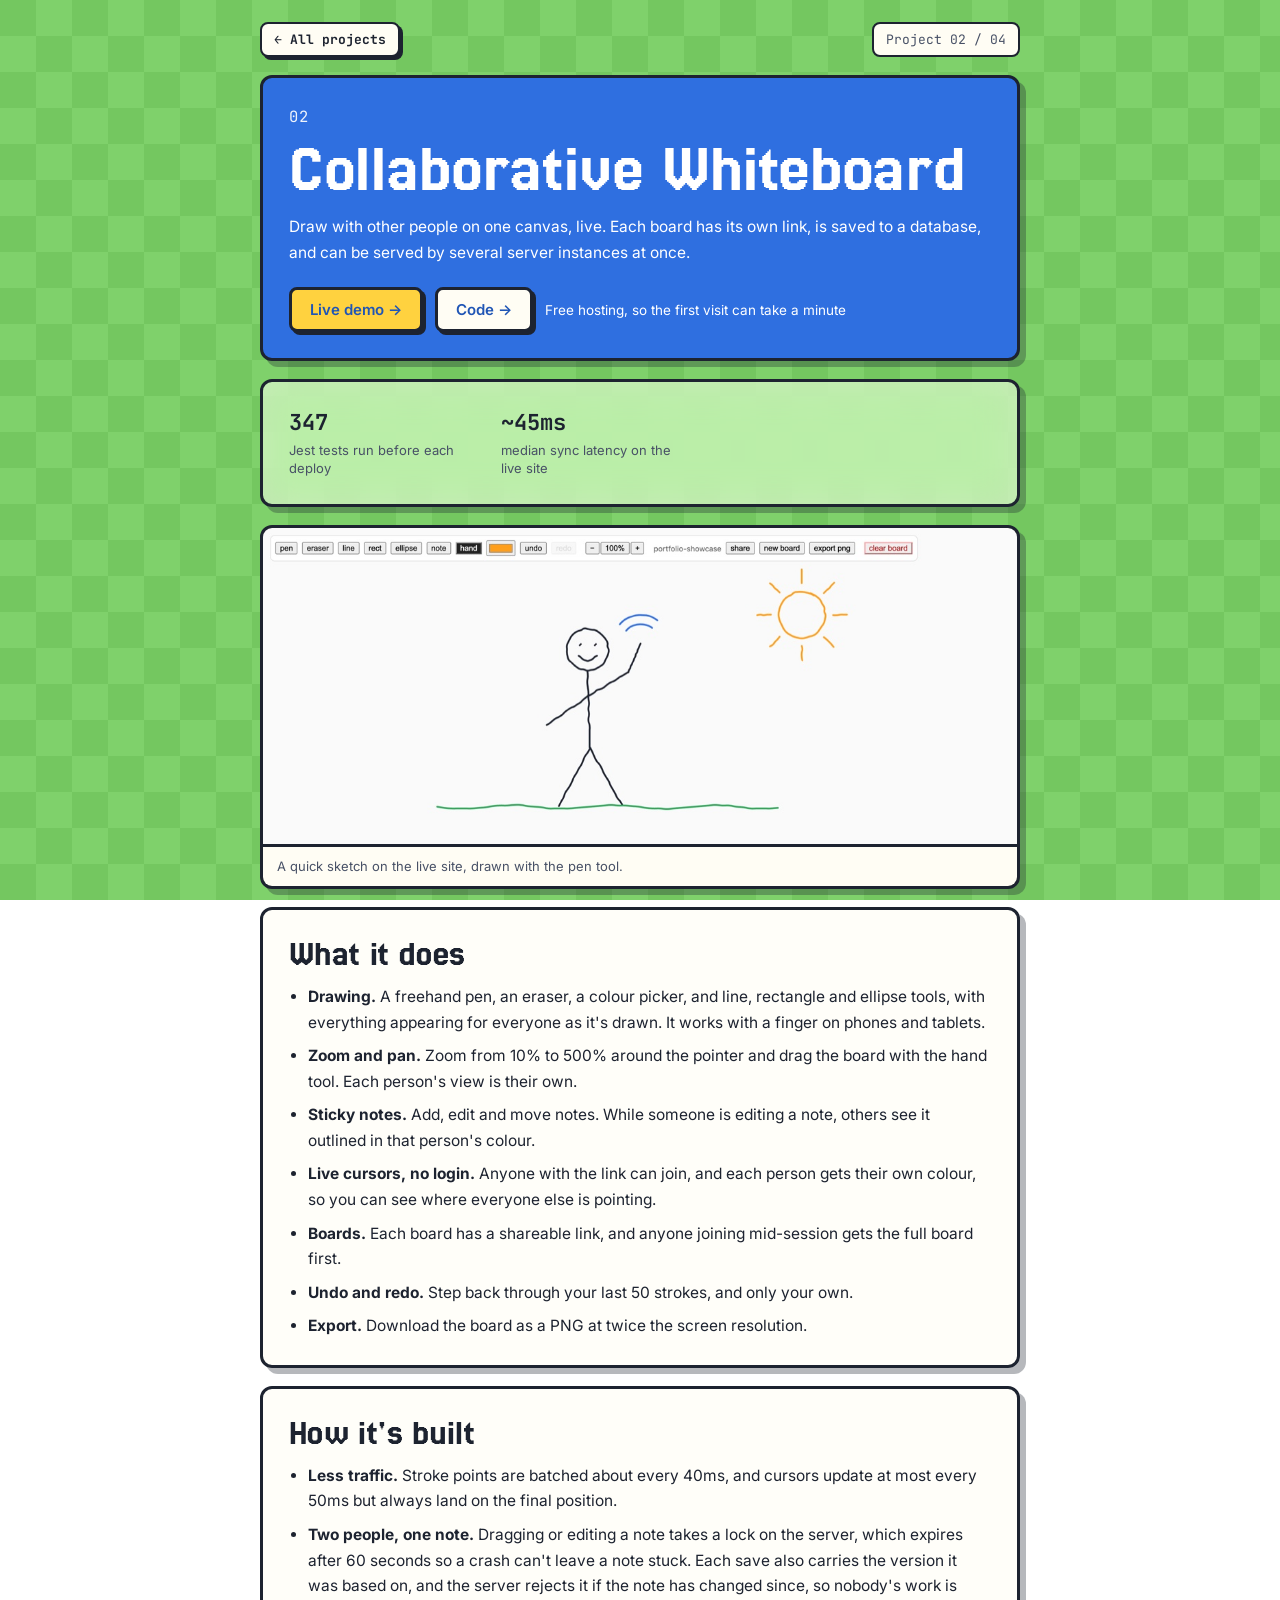
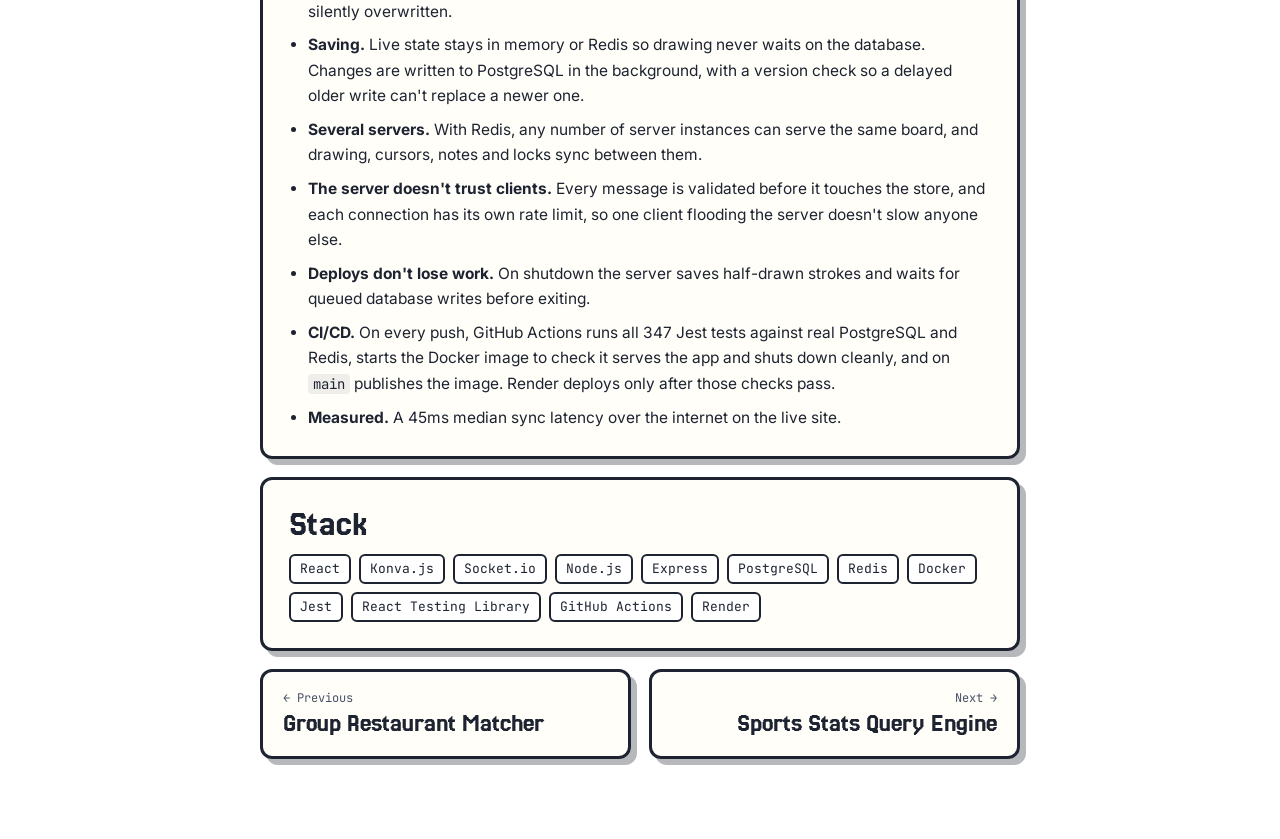
<file: projects/collaborative-whiteboard.html>
<!doctype html>
<html lang="en">
<head>
<meta charset="utf-8">
<meta name="viewport" content="width=device-width, initial-scale=1">
<title>Collaborative Whiteboard · Colby Okazaki</title>
<meta name="description" content="Draw with other people on one canvas, live. Each board has its own link, is saved to a database, and can be served by several server instances at once.">
<meta property="og:type" content="article">
<meta property="og:url" content="https://colby-okazaki.github.io/portfolio/projects/collaborative-whiteboard.html">
<meta property="og:title" content="Collaborative Whiteboard · Colby Okazaki">
<meta property="og:description" content="Draw with other people on one canvas, live. Each board has its own link, is saved to a database, and can be served by several server instances at once.">
<meta property="og:image" content="https://colby-okazaki.github.io/portfolio/images/whiteboard.jpg">
<meta name="twitter:card" content="summary_large_image">
<link rel="preconnect" href="https://fonts.googleapis.com">
<link href="https://fonts.googleapis.com/css2?family=Inter:wght@400;600;800&family=JetBrains+Mono:wght@400;700&family=Jersey+25&display=swap" rel="stylesheet">
<link rel="stylesheet" href="project.css?v=2">
<style>:root { --accent: #2f6fe0; }</style>
</head>
<body>
  <nav class="top">
    <a class="back" href="../#projects">← All projects</a>
    <span class="crumb">Project 02 / 04</span>
  </nav>

  <main class="page">
    <header class="card head">
      <p class="kicker">02</p>
      <h1>Collaborative Whiteboard</h1>
      <p class="sub">Draw with other people on one canvas, live. Each board has its own link, is saved to a database, and can be served by several server instances at once.</p>
      <div class="actions"><a class="btn" href="https://collab-whiteboard-vhsh.onrender.com" target="_blank" rel="noopener">Live demo →</a><a class="btn" href="https://github.com/colby-okazaki/collab-whiteboard" target="_blank" rel="noopener">Code →</a><span class="note">Free hosting, so the first visit can take a minute</span></div>
    </header>

    <dl class="card figures">
      <div><dt>347</dt><dd>Jest tests run before each deploy</dd></div>
      <div><dt>~45ms</dt><dd>median sync latency on the live site</dd></div>
    </dl>

    <figure class="shot">
      <img src="../images/whiteboard.jpg?v=2" width="1100" height="461" alt="A hand-drawn sketch on the live whiteboard: a smiling stick figure waving, standing on green grass under an orange sun">
      <figcaption>A quick sketch on the live site, drawn with the pen tool.</figcaption>
    </figure>

    <section class="card">
      <h2>What it does</h2>
      <ul>
        <li><strong>Drawing.</strong> A freehand pen, an eraser, a colour picker, and line, rectangle and ellipse tools, with everything appearing for everyone as it's drawn. It works with a finger on phones and tablets.</li>
        <li><strong>Zoom and pan.</strong> Zoom from 10% to 500% around the pointer and drag the board with the hand tool. Each person's view is their own.</li>
        <li><strong>Sticky notes.</strong> Add, edit and move notes. While someone is editing a note, others see it outlined in that person's colour.</li>
        <li><strong>Live cursors, no login.</strong> Anyone with the link can join, and each person gets their own colour, so you can see where everyone else is pointing.</li>
        <li><strong>Boards.</strong> Each board has a shareable link, and anyone joining mid-session gets the full board first.</li>
        <li><strong>Undo and redo.</strong> Step back through your last 50 strokes, and only your own.</li>
        <li><strong>Export.</strong> Download the board as a PNG at twice the screen resolution.</li>
      </ul>
    </section>

    <section class="card">
      <h2>How it's built</h2>
      <ul>
        <li><strong>Less traffic.</strong> Stroke points are batched about every 40ms, and cursors update at most every 50ms but always land on the final position.</li>
        <li><strong>Two people, one note.</strong> Dragging or editing a note takes a lock on the server, which expires after 60 seconds so a crash can't leave a note stuck. Each save also carries the version it was based on, and the server rejects it if the note has changed since, so nobody's work is silently overwritten.</li>
        <li><strong>Saving.</strong> Live state stays in memory or Redis so drawing never waits on the database. Changes are written to PostgreSQL in the background, with a version check so a delayed older write can't replace a newer one.</li>
        <li><strong>Several servers.</strong> With Redis, any number of server instances can serve the same board, and drawing, cursors, notes and locks sync between them.</li>
        <li><strong>The server doesn't trust clients.</strong> Every message is validated before it touches the store, and each connection has its own rate limit, so one client flooding the server doesn't slow anyone else.</li>
        <li><strong>Deploys don't lose work.</strong> On shutdown the server saves half-drawn strokes and waits for queued database writes before exiting.</li>
        <li><strong>CI/CD.</strong> On every push, GitHub Actions runs all 347 Jest tests against real PostgreSQL and Redis, starts the Docker image to check it serves the app and shuts down cleanly, and on <code>main</code> publishes the image. Render deploys only after those checks pass.</li>
        <li><strong>Measured.</strong> A 45ms median sync latency over the internet on the live site.</li>
      </ul>
    </section>

    <section class="card">
      <h2>Stack</h2>
      <ul class="tags"><li>React</li><li>Konva.js</li><li>Socket.io</li><li>Node.js</li><li>Express</li><li>PostgreSQL</li><li>Redis</li><li>Docker</li><li>Jest</li><li>React Testing Library</li><li>GitHub Actions</li><li>Render</li></ul>
    </section>

    <nav class="pager" aria-label="More projects">
      <a class="card" href="group-restaurant-matcher.html"><span class="dir">← Previous</span><span class="name">Group Restaurant Matcher</span></a>
      <a class="card next" href="sports-stats-query-engine.html"><span class="dir">Next →</span><span class="name">Sports Stats Query Engine</span></a>
    </nav>
  </main>
</body>
</html>
</file>
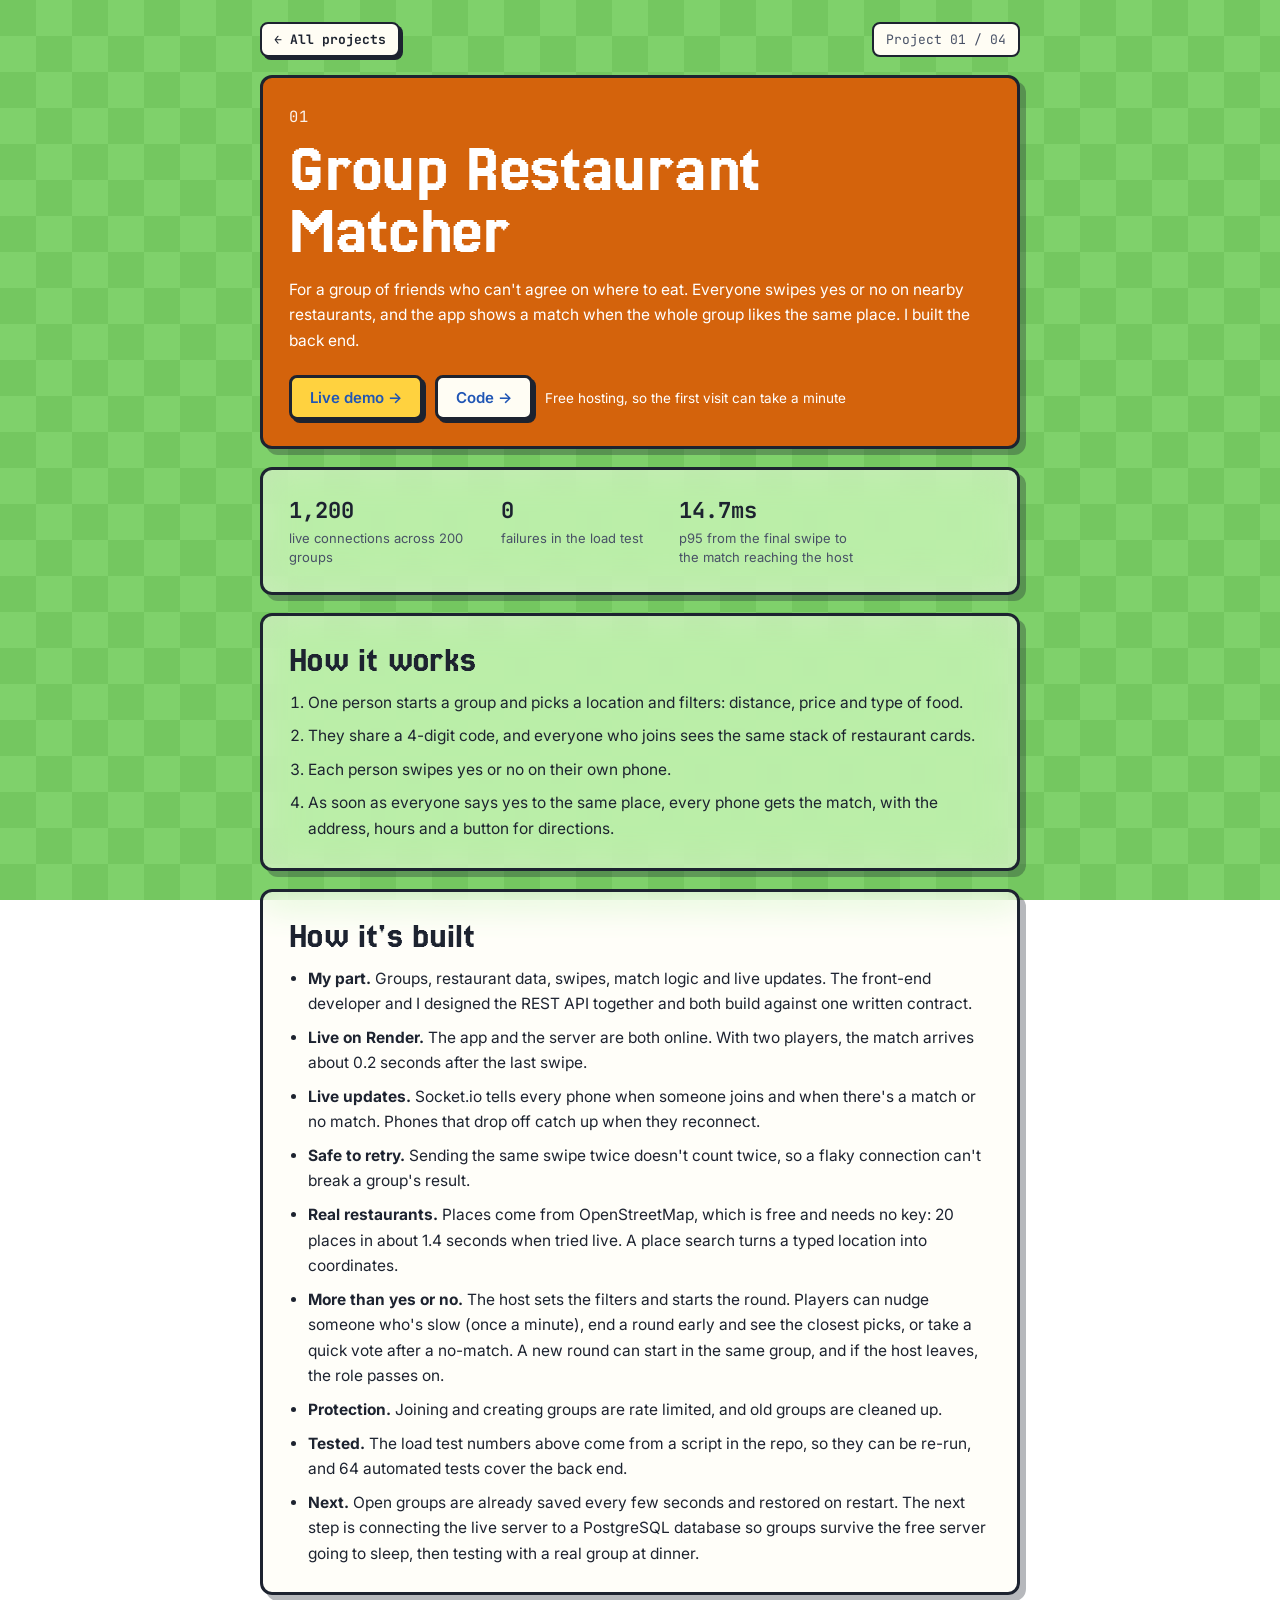
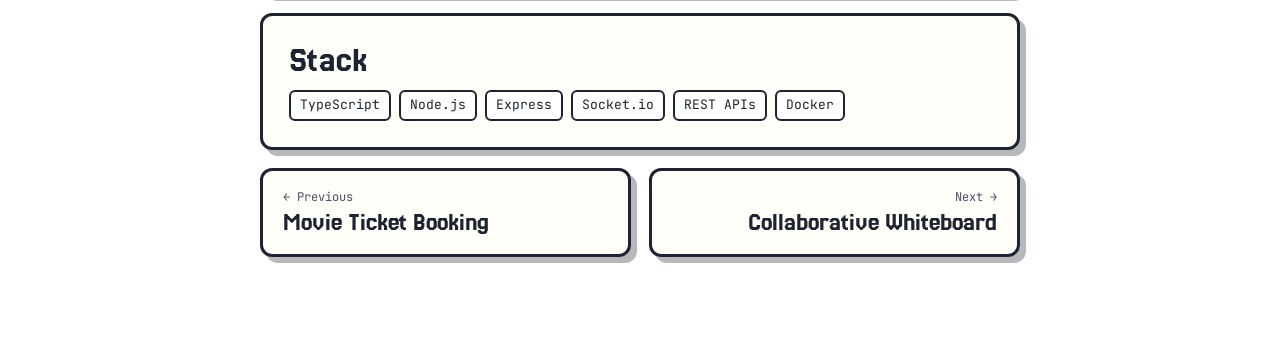
<file: projects/group-restaurant-matcher.html>
<!doctype html>
<html lang="en">
<head>
<meta charset="utf-8">
<meta name="viewport" content="width=device-width, initial-scale=1">
<title>Group Restaurant Matcher · Colby Okazaki</title>
<meta name="description" content="For a group of friends who can&#x27;t agree on where to eat. Everyone swipes yes or no on nearby restaurants, and the app shows a match when the whole group likes the same place. I built the back end.">
<meta property="og:type" content="article">
<meta property="og:url" content="https://colby-okazaki.github.io/portfolio/projects/group-restaurant-matcher.html">
<meta property="og:title" content="Group Restaurant Matcher · Colby Okazaki">
<meta property="og:description" content="For a group of friends who can&#x27;t agree on where to eat. Everyone swipes yes or no on nearby restaurants, and the app shows a match when the whole group likes the same place. I built the back end.">
<meta property="og:image" content="https://colby-okazaki.github.io/portfolio/images/preview.jpg">
<meta name="twitter:card" content="summary_large_image">
<link rel="preconnect" href="https://fonts.googleapis.com">
<link href="https://fonts.googleapis.com/css2?family=Inter:wght@400;600;800&family=JetBrains+Mono:wght@400;700&family=Jersey+25&display=swap" rel="stylesheet">
<link rel="stylesheet" href="project.css?v=2">
<style>:root { --accent: #d4630c; }</style>
</head>
<body>
  <nav class="top">
    <a class="back" href="../#projects">← All projects</a>
    <span class="crumb">Project 01 / 04</span>
  </nav>

  <main class="page">
    <header class="card head">
      <p class="kicker">01</p>
      <h1>Group Restaurant Matcher</h1>
      <p class="sub">For a group of friends who can&#x27;t agree on where to eat. Everyone swipes yes or no on nearby restaurants, and the app shows a match when the whole group likes the same place. I built the back end.</p>
      <div class="actions"><a class="btn" href="https://crave-app-ykml.onrender.com" target="_blank" rel="noopener">Live demo →</a><a class="btn" href="https://github.com/colby-okazaki/crave" target="_blank" rel="noopener">Code →</a><span class="note">Free hosting, so the first visit can take a minute</span></div>
    </header>

    <dl class="card figures">
      <div><dt>1,200</dt><dd>live connections across 200 groups</dd></div>
      <div><dt>0</dt><dd>failures in the load test</dd></div>
      <div><dt>14.7ms</dt><dd>p95 from the final swipe to the match reaching the host</dd></div>
    </dl>

    <section class="card">
      <h2>How it works</h2>
      <ol>
        <li>One person starts a group and picks a location and filters: distance, price and type of food.</li>
        <li>They share a 4-digit code, and everyone who joins sees the same stack of restaurant cards.</li>
        <li>Each person swipes yes or no on their own phone.</li>
        <li>As soon as everyone says yes to the same place, every phone gets the match, with the address, hours and a button for directions.</li>
      </ol>
    </section>

    <section class="card">
      <h2>How it's built</h2>
      <ul>
        <li><strong>My part.</strong> Groups, restaurant data, swipes, match logic and live updates. The front-end developer and I designed the REST API together and both build against one written contract.</li>
        <li><strong>Live on Render.</strong> The app and the server are both online. With two players, the match arrives about 0.2 seconds after the last swipe.</li>
        <li><strong>Live updates.</strong> Socket.io tells every phone when someone joins and when there's a match or no match. Phones that drop off catch up when they reconnect.</li>
        <li><strong>Safe to retry.</strong> Sending the same swipe twice doesn't count twice, so a flaky connection can't break a group's result.</li>
        <li><strong>Real restaurants.</strong> Places come from OpenStreetMap, which is free and needs no key: 20 places in about 1.4 seconds when tried live. A place search turns a typed location into coordinates.</li>
        <li><strong>More than yes or no.</strong> The host sets the filters and starts the round. Players can nudge someone who's slow (once a minute), end a round early and see the closest picks, or take a quick vote after a no-match. A new round can start in the same group, and if the host leaves, the role passes on.</li>
        <li><strong>Protection.</strong> Joining and creating groups are rate limited, and old groups are cleaned up.</li>
        <li><strong>Tested.</strong> The load test numbers above come from a script in the repo, so they can be re-run, and 64 automated tests cover the back end.</li>
        <li><strong>Next.</strong> Open groups are already saved every few seconds and restored on restart. The next step is connecting the live server to a PostgreSQL database so groups survive the free server going to sleep, then testing with a real group at dinner.</li>
      </ul>
    </section>

    <section class="card">
      <h2>Stack</h2>
      <ul class="tags"><li>TypeScript</li><li>Node.js</li><li>Express</li><li>Socket.io</li><li>REST APIs</li><li>Docker</li></ul>
    </section>

    <nav class="pager" aria-label="More projects">
      <a class="card" href="movie-ticket-booking.html"><span class="dir">← Previous</span><span class="name">Movie Ticket Booking</span></a>
      <a class="card next" href="collaborative-whiteboard.html"><span class="dir">Next →</span><span class="name">Collaborative Whiteboard</span></a>
    </nav>
  </main>
</body>
</html>
</file>
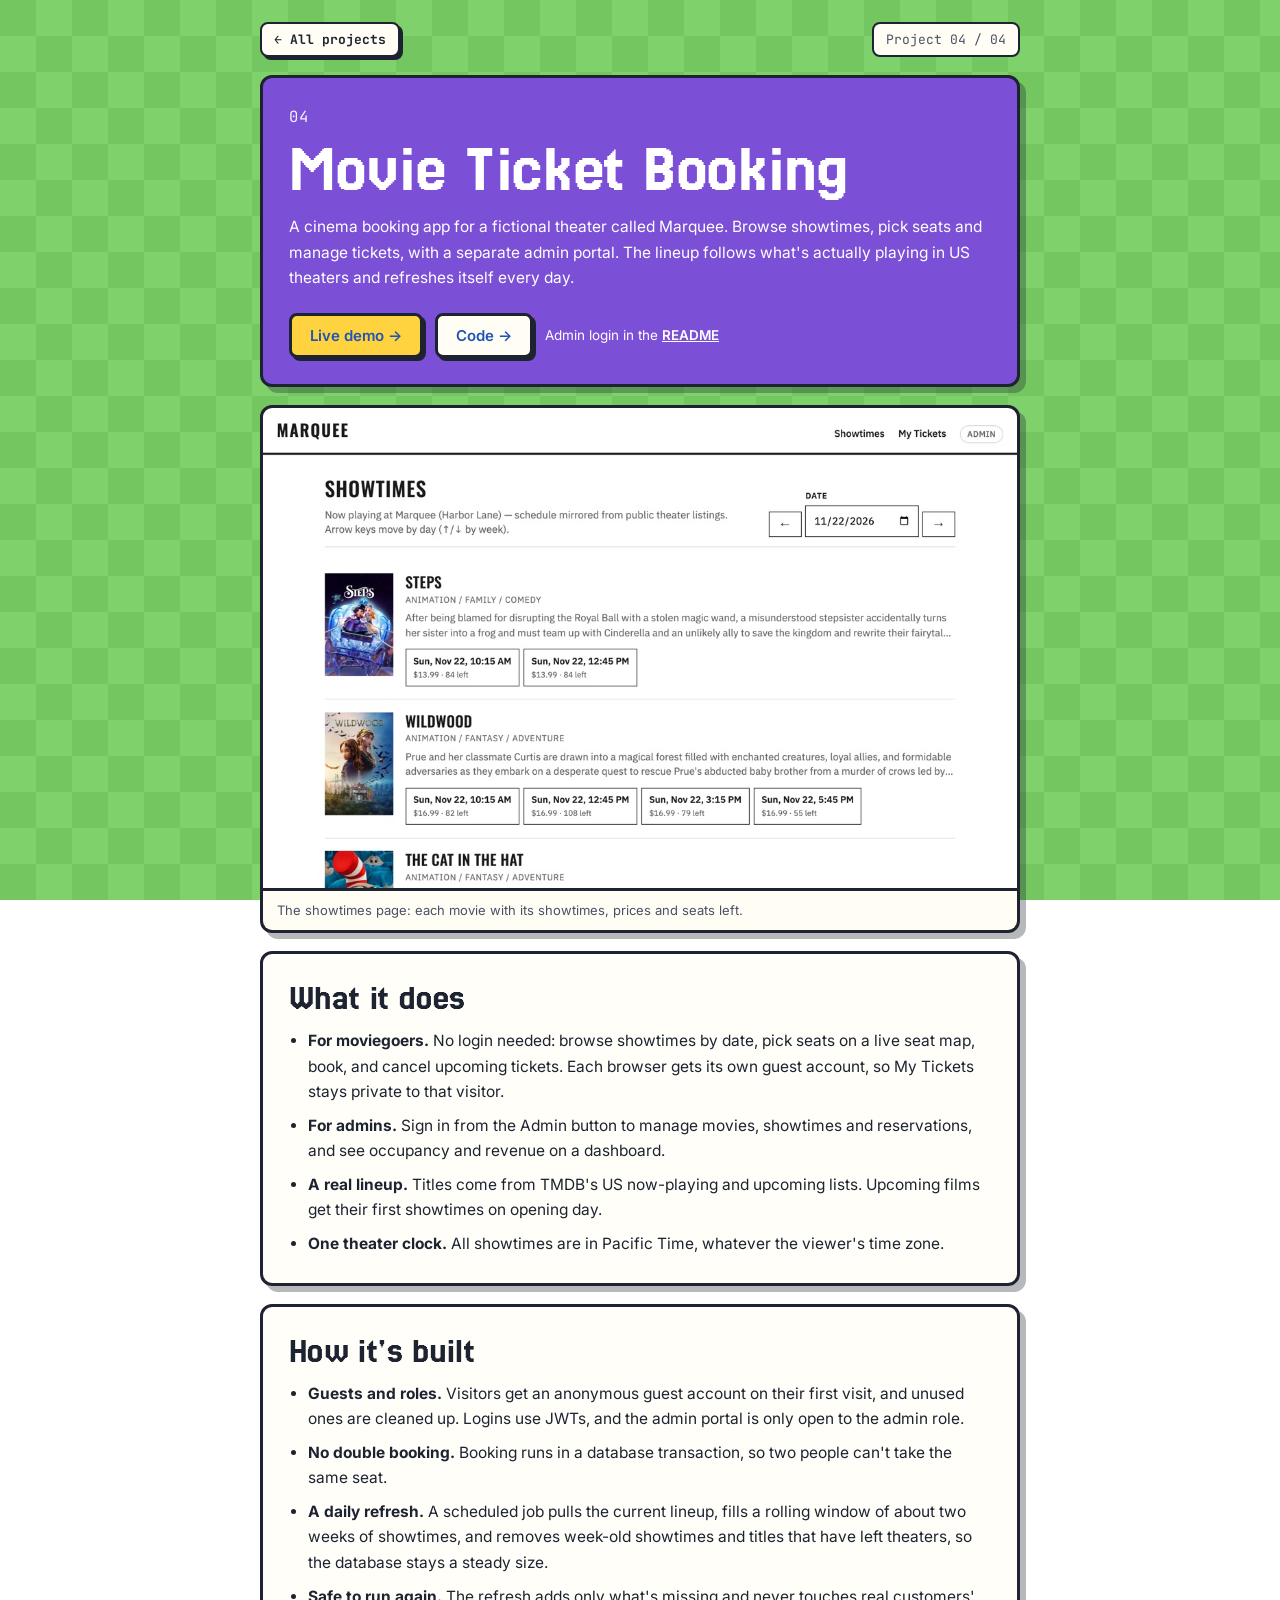
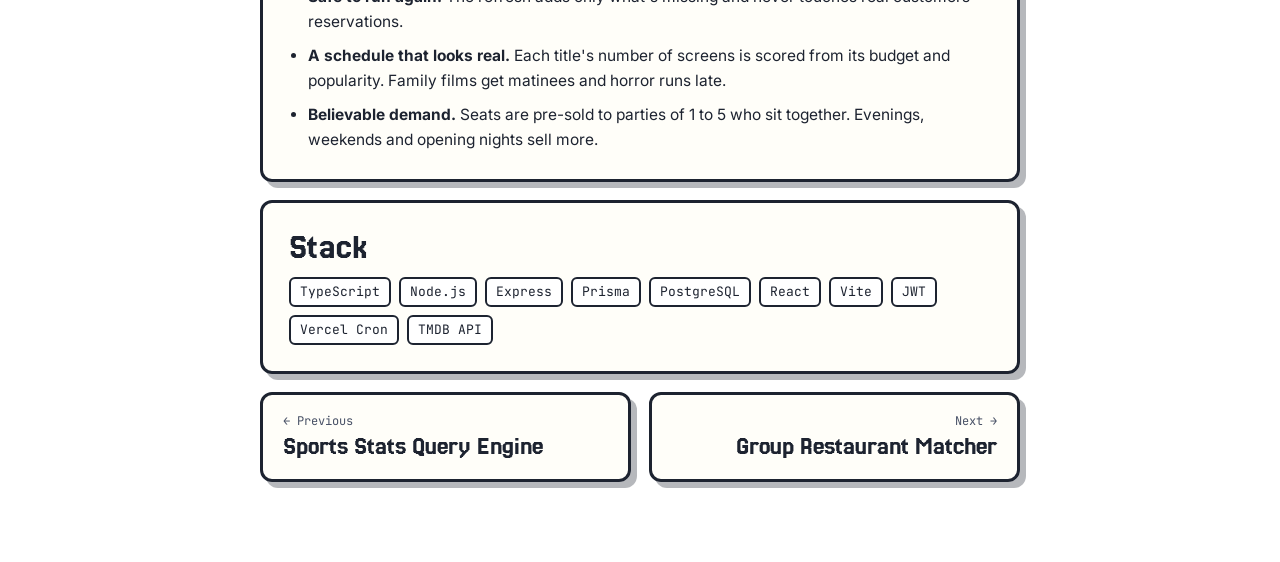
<file: projects/movie-ticket-booking.html>
<!doctype html>
<html lang="en">
<head>
<meta charset="utf-8">
<meta name="viewport" content="width=device-width, initial-scale=1">
<title>Movie Ticket Booking · Colby Okazaki</title>
<meta name="description" content="A cinema booking app for a fictional theater called Marquee. Browse showtimes, pick seats and manage tickets, with a separate admin portal. The lineup follows what&#x27;s actually playing in US theaters and refreshes itself every day.">
<meta property="og:type" content="article">
<meta property="og:url" content="https://colby-okazaki.github.io/portfolio/projects/movie-ticket-booking.html">
<meta property="og:title" content="Movie Ticket Booking · Colby Okazaki">
<meta property="og:description" content="A cinema booking app for a fictional theater called Marquee. Browse showtimes, pick seats and manage tickets, with a separate admin portal. The lineup follows what&#x27;s actually playing in US theaters and refreshes itself every day.">
<meta property="og:image" content="https://colby-okazaki.github.io/portfolio/images/marquee.jpg">
<meta name="twitter:card" content="summary_large_image">
<link rel="preconnect" href="https://fonts.googleapis.com">
<link href="https://fonts.googleapis.com/css2?family=Inter:wght@400;600;800&family=JetBrains+Mono:wght@400;700&family=Jersey+25&display=swap" rel="stylesheet">
<link rel="stylesheet" href="project.css?v=2">
<style>:root { --accent: #7b4fd6; }</style>
</head>
<body>
  <nav class="top">
    <a class="back" href="../#projects">← All projects</a>
    <span class="crumb">Project 04 / 04</span>
  </nav>

  <main class="page">
    <header class="card head">
      <p class="kicker">04</p>
      <h1>Movie Ticket Booking</h1>
      <p class="sub">A cinema booking app for a fictional theater called Marquee. Browse showtimes, pick seats and manage tickets, with a separate admin portal. The lineup follows what&#x27;s actually playing in US theaters and refreshes itself every day.</p>
      <div class="actions"><a class="btn" href="https://movie-reservation-app-black.vercel.app" target="_blank" rel="noopener">Live demo →</a><a class="btn" href="https://github.com/colby-okazaki/movie-ticket-booking" target="_blank" rel="noopener">Code →</a><span class="note">Admin login in the <a href="https://github.com/colby-okazaki/movie-ticket-booking#using-the-demo" target="_blank" rel="noopener" style="color:#fff">README</a></span></div>
    </header>

    <figure class="shot">
      <img src="../images/marquee.jpg?v=4" width="1100" height="700" alt="The Marquee showtimes page: a list of movies now playing, each with its poster, genres and showtime buttons showing price and seats left">
      <figcaption>The showtimes page: each movie with its showtimes, prices and seats left.</figcaption>
    </figure>

    <section class="card">
      <h2>What it does</h2>
      <ul>
        <li><strong>For moviegoers.</strong> No login needed: browse showtimes by date, pick seats on a live seat map, book, and cancel upcoming tickets. Each browser gets its own guest account, so My Tickets stays private to that visitor.</li>
        <li><strong>For admins.</strong> Sign in from the Admin button to manage movies, showtimes and reservations, and see occupancy and revenue on a dashboard.</li>
        <li><strong>A real lineup.</strong> Titles come from TMDB's US now-playing and upcoming lists. Upcoming films get their first showtimes on opening day.</li>
        <li><strong>One theater clock.</strong> All showtimes are in Pacific Time, whatever the viewer's time zone.</li>
      </ul>
    </section>

    <section class="card">
      <h2>How it's built</h2>
      <ul>
        <li><strong>Guests and roles.</strong> Visitors get an anonymous guest account on their first visit, and unused ones are cleaned up. Logins use JWTs, and the admin portal is only open to the admin role.</li>
        <li><strong>No double booking.</strong> Booking runs in a database transaction, so two people can't take the same seat.</li>
        <li><strong>A daily refresh.</strong> A scheduled job pulls the current lineup, fills a rolling window of about two weeks of showtimes, and removes week-old showtimes and titles that have left theaters, so the database stays a steady size.</li>
        <li><strong>Safe to run again.</strong> The refresh adds only what's missing and never touches real customers' reservations.</li>
        <li><strong>A schedule that looks real.</strong> Each title's number of screens is scored from its budget and popularity. Family films get matinees and horror runs late.</li>
        <li><strong>Believable demand.</strong> Seats are pre-sold to parties of 1 to 5 who sit together. Evenings, weekends and opening nights sell more.</li>
      </ul>
    </section>

    <section class="card">
      <h2>Stack</h2>
      <ul class="tags"><li>TypeScript</li><li>Node.js</li><li>Express</li><li>Prisma</li><li>PostgreSQL</li><li>React</li><li>Vite</li><li>JWT</li><li>Vercel Cron</li><li>TMDB API</li></ul>
    </section>

    <nav class="pager" aria-label="More projects">
      <a class="card" href="sports-stats-query-engine.html"><span class="dir">← Previous</span><span class="name">Sports Stats Query Engine</span></a>
      <a class="card next" href="group-restaurant-matcher.html"><span class="dir">Next →</span><span class="name">Group Restaurant Matcher</span></a>
    </nav>
  </main>
</body>
</html>
</file>
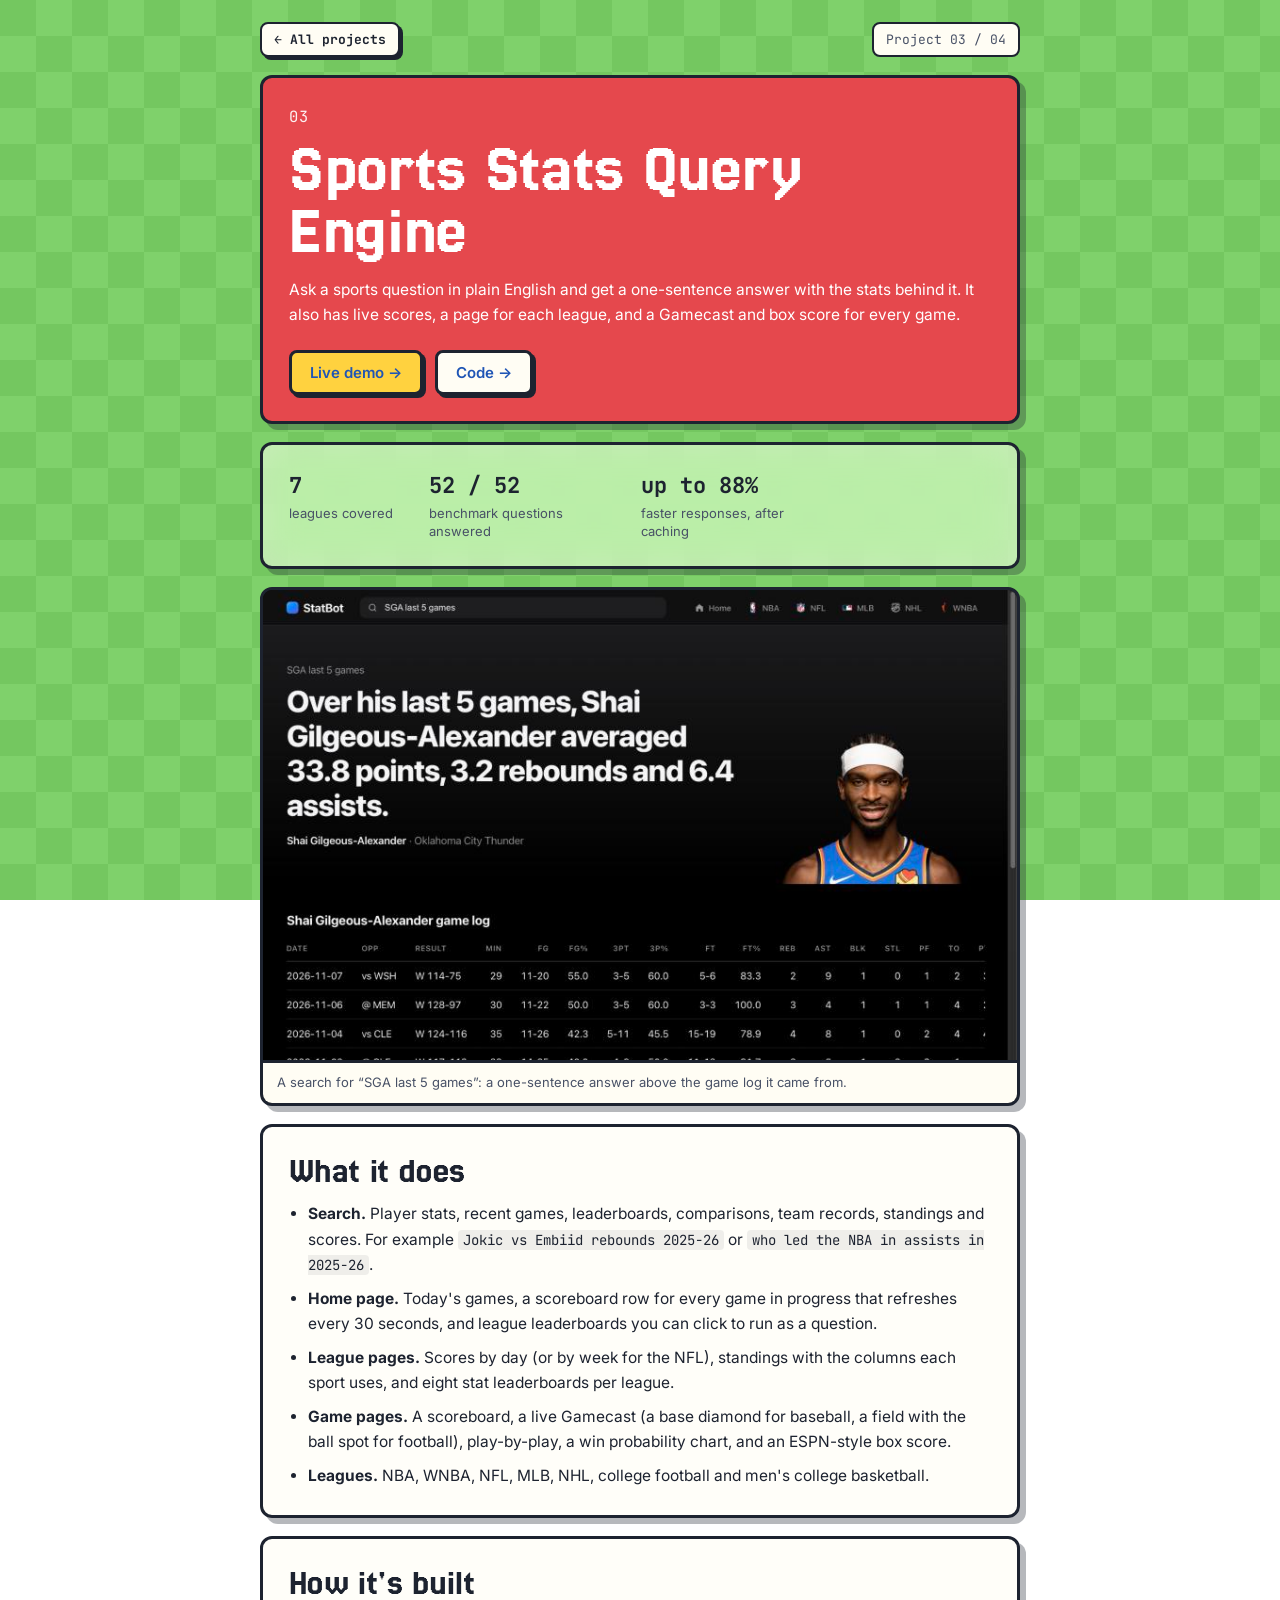
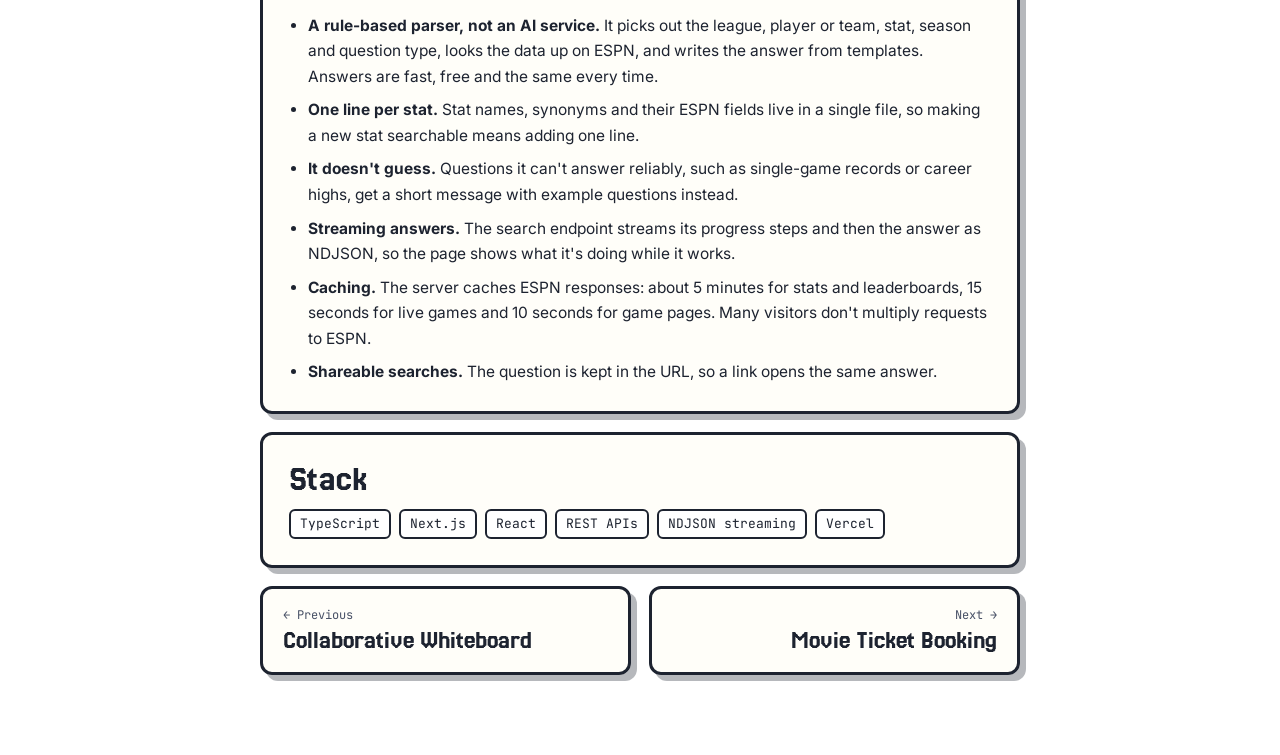
<file: projects/sports-stats-query-engine.html>
<!doctype html>
<html lang="en">
<head>
<meta charset="utf-8">
<meta name="viewport" content="width=device-width, initial-scale=1">
<title>Sports Stats Query Engine · Colby Okazaki</title>
<meta name="description" content="Ask a sports question in plain English and get a one-sentence answer with the stats behind it. It also has live scores, a page for each league, and a Gamecast and box score for every game.">
<meta property="og:type" content="article">
<meta property="og:url" content="https://colby-okazaki.github.io/portfolio/projects/sports-stats-query-engine.html">
<meta property="og:title" content="Sports Stats Query Engine · Colby Okazaki">
<meta property="og:description" content="Ask a sports question in plain English and get a one-sentence answer with the stats behind it. It also has live scores, a page for each league, and a Gamecast and box score for every game.">
<meta property="og:image" content="https://colby-okazaki.github.io/portfolio/images/statbot.jpg">
<meta name="twitter:card" content="summary_large_image">
<link rel="preconnect" href="https://fonts.googleapis.com">
<link href="https://fonts.googleapis.com/css2?family=Inter:wght@400;600;800&family=JetBrains+Mono:wght@400;700&family=Jersey+25&display=swap" rel="stylesheet">
<link rel="stylesheet" href="project.css?v=2">
<style>:root { --accent: #e5484d; }</style>
</head>
<body>
  <nav class="top">
    <a class="back" href="../#projects">← All projects</a>
    <span class="crumb">Project 03 / 04</span>
  </nav>

  <main class="page">
    <header class="card head">
      <p class="kicker">03</p>
      <h1>Sports Stats Query Engine</h1>
      <p class="sub">Ask a sports question in plain English and get a one-sentence answer with the stats behind it. It also has live scores, a page for each league, and a Gamecast and box score for every game.</p>
      <div class="actions"><a class="btn" href="https://statbot-dun.vercel.app" target="_blank" rel="noopener">Live demo →</a><a class="btn" href="https://github.com/colby-okazaki/sports-stats-query-engine" target="_blank" rel="noopener">Code →</a></div>
    </header>

    <dl class="card figures">
      <div><dt>7</dt><dd>leagues covered</dd></div>
      <div><dt>52 / 52</dt><dd>benchmark questions answered</dd></div>
      <div><dt>up to 88%</dt><dd>faster responses, after caching</dd></div>
    </dl>

    <figure class="shot">
      <img src="../images/statbot.jpg" width="800" height="499" alt="StatBot answering the question &#x27;SGA last 5 games&#x27; with a one-sentence summary above a game log table">
      <figcaption>A search for “SGA last 5 games”: a one-sentence answer above the game log it came from.</figcaption>
    </figure>

    <section class="card">
      <h2>What it does</h2>
      <ul>
        <li><strong>Search.</strong> Player stats, recent games, leaderboards, comparisons, team records, standings and scores. For example <code>Jokic vs Embiid rebounds 2025-26</code> or <code>who led the NBA in assists in 2025-26</code>.</li>
        <li><strong>Home page.</strong> Today's games, a scoreboard row for every game in progress that refreshes every 30 seconds, and league leaderboards you can click to run as a question.</li>
        <li><strong>League pages.</strong> Scores by day (or by week for the NFL), standings with the columns each sport uses, and eight stat leaderboards per league.</li>
        <li><strong>Game pages.</strong> A scoreboard, a live Gamecast (a base diamond for baseball, a field with the ball spot for football), play-by-play, a win probability chart, and an ESPN-style box score.</li>
        <li><strong>Leagues.</strong> NBA, WNBA, NFL, MLB, NHL, college football and men's college basketball.</li>
      </ul>
    </section>

    <section class="card">
      <h2>How it's built</h2>
      <ul>
        <li><strong>A rule-based parser, not an AI service.</strong> It picks out the league, player or team, stat, season and question type, looks the data up on ESPN, and writes the answer from templates. Answers are fast, free and the same every time.</li>
        <li><strong>One line per stat.</strong> Stat names, synonyms and their ESPN fields live in a single file, so making a new stat searchable means adding one line.</li>
        <li><strong>It doesn't guess.</strong> Questions it can't answer reliably, such as single-game records or career highs, get a short message with example questions instead.</li>
        <li><strong>Streaming answers.</strong> The search endpoint streams its progress steps and then the answer as NDJSON, so the page shows what it's doing while it works.</li>
        <li><strong>Caching.</strong> The server caches ESPN responses: about 5 minutes for stats and leaderboards, 15 seconds for live games and 10 seconds for game pages. Many visitors don't multiply requests to ESPN.</li>
        <li><strong>Shareable searches.</strong> The question is kept in the URL, so a link opens the same answer.</li>
      </ul>
    </section>

    <section class="card">
      <h2>Stack</h2>
      <ul class="tags"><li>TypeScript</li><li>Next.js</li><li>React</li><li>REST APIs</li><li>NDJSON streaming</li><li>Vercel</li></ul>
    </section>

    <nav class="pager" aria-label="More projects">
      <a class="card" href="collaborative-whiteboard.html"><span class="dir">← Previous</span><span class="name">Collaborative Whiteboard</span></a>
      <a class="card next" href="movie-ticket-booking.html"><span class="dir">Next →</span><span class="name">Movie Ticket Booking</span></a>
    </nav>
  </main>
</body>
</html>
</file>
<file: projects/project.css>
/* Shared styles for the project pages. Colours, fonts and cards match index.html. */
:root {
  --ink: #1d2330; --soft: #485166; --paper: #fffdf4; --line: rgba(29,35,48,0.14); --link: #1f55b5;
  --yellow: #ffd23f;
  --pixel: "Jersey 25", "JetBrains Mono", monospace;
  --mono: "JetBrains Mono", ui-monospace, monospace;
  --accent: #e5484d;
}
* { box-sizing: border-box; margin: 0; padding: 0; }
body {
  font-family: Inter, system-ui, sans-serif; color: var(--ink);
  background: repeating-conic-gradient(#7fd16b 0 25%, #74c760 0 50%) 0 0 / 72px 72px fixed;   /* the flat game board */
  padding: 0 16px 80px;
}
.top, .page { width: min(760px, 100%); margin: 0 auto; }
.top { display: flex; justify-content: space-between; align-items: center; gap: 12px; padding: 22px 0 18px; }
.back, .crumb { font-family: var(--mono); font-size: 13px; font-weight: 700; background: var(--paper); border: 2px solid var(--ink); border-radius: 8px; padding: 7px 12px; }
.back { color: var(--ink); text-decoration: none; box-shadow: 3px 3px 0 var(--ink); transition: transform .12s ease, box-shadow .12s ease; }
.back:hover { transform: translate(2px, 2px); box-shadow: 1px 1px 0 var(--ink); }
.crumb { color: var(--soft); font-weight: 400; }

.card { background: rgba(255,253,244,0.58); -webkit-backdrop-filter: blur(18px) saturate(1.5); backdrop-filter: blur(18px) saturate(1.5); border: 3px solid var(--ink); border-radius: 12px; box-shadow: 6px 6px 0 rgba(29,35,48,0.32); padding: 26px; }
.page > * + * { margin-top: 18px; }

.head { background: var(--accent); color: #fff; }
.kicker { font-family: var(--mono); font-size: 12.5px; letter-spacing: 0.06em; text-transform: uppercase; opacity: 0.92; }
h1 { margin-top: 8px; font-family: var(--pixel); font-weight: 400; font-size: clamp(44px, 10vw, 68px); line-height: 0.92; letter-spacing: 0.01em; }
.sub { margin-top: 14px; font-size: clamp(16px, 2.3vw, 18px); line-height: 1.55; }
.actions { margin-top: 22px; display: flex; flex-wrap: wrap; gap: 12px; align-items: center; }
.btn { font-size: 15px; font-weight: 600; color: var(--ink); text-decoration: none; padding: 10px 18px; border: 3px solid var(--ink); border-radius: 8px; background: var(--paper); box-shadow: 3px 3px 0 var(--ink); transition: transform .12s ease, box-shadow .12s ease; }
.btn:first-child { background: var(--yellow); }
.btn:hover { transform: translate(2px, 2px); box-shadow: 1px 1px 0 var(--ink); }
.actions .note { font-size: 13.5px; }

.figures { display: flex; flex-wrap: wrap; gap: 18px 36px; }
.figures dt { font-family: var(--mono); font-size: 22px; font-weight: 700; white-space: nowrap; }
.figures dd { margin-top: 4px; font-size: 13px; line-height: 1.4; color: var(--soft); max-width: 22ch; }

.shot { display: block; border-radius: 12px; overflow: hidden; background: #0b0b0d; border: 3px solid var(--ink); box-shadow: 6px 6px 0 rgba(29,35,48,0.32); }
.shot img { width: 100%; height: auto; display: block; }
figcaption { font-size: 13px; line-height: 1.5; color: var(--soft); background: var(--paper); border-top: 3px solid var(--ink); padding: 10px 14px; }

h2 { font-family: var(--pixel); font-weight: 400; font-size: clamp(30px, 5.5vw, 36px); line-height: 1; letter-spacing: 0.01em; }
.card p, .card li { font-size: 15.5px; line-height: 1.65; }
.card h2 + p, .card h2 + ul, .card h2 + ol { margin-top: 12px; }
.card p + p, .card p + ul { margin-top: 10px; }
.card ul, .card ol { padding-left: 1.2em; }
.card li + li { margin-top: 8px; }
.card a { color: var(--link); font-weight: 600; }
code { font-family: var(--mono); font-size: 0.9em; background: rgba(29,35,48,0.07); border-radius: 4px; padding: 1px 5px; }
.tags { margin-top: 12px; display: flex; flex-wrap: wrap; gap: 8px; list-style: none; padding: 0 !important; }
.tags li { margin: 0 !important; font-family: var(--mono); font-size: 13px !important; line-height: 1.4 !important; border: 2px solid var(--ink); border-radius: 6px; padding: 4px 9px; background: #fff; }

.pager { display: grid; grid-template-columns: 1fr 1fr; gap: 18px; }
.pager a { color: var(--ink); text-decoration: none; padding: 18px 20px; transition: transform .12s ease, box-shadow .12s ease; }
.pager a:hover { transform: translate(3px, 3px); box-shadow: 3px 3px 0 rgba(29,35,48,0.32); }
.pager .dir { display: block; font-family: var(--mono); font-size: 12px; color: var(--soft); }
.pager .name { display: block; margin-top: 4px; font-family: var(--pixel); font-size: 26px; line-height: 1.05; }
.pager .next { text-align: right; }
@media (max-width: 560px) { .card { padding: 20px; } .pager { grid-template-columns: 1fr; } .pager .next { text-align: left; } }
</file>
